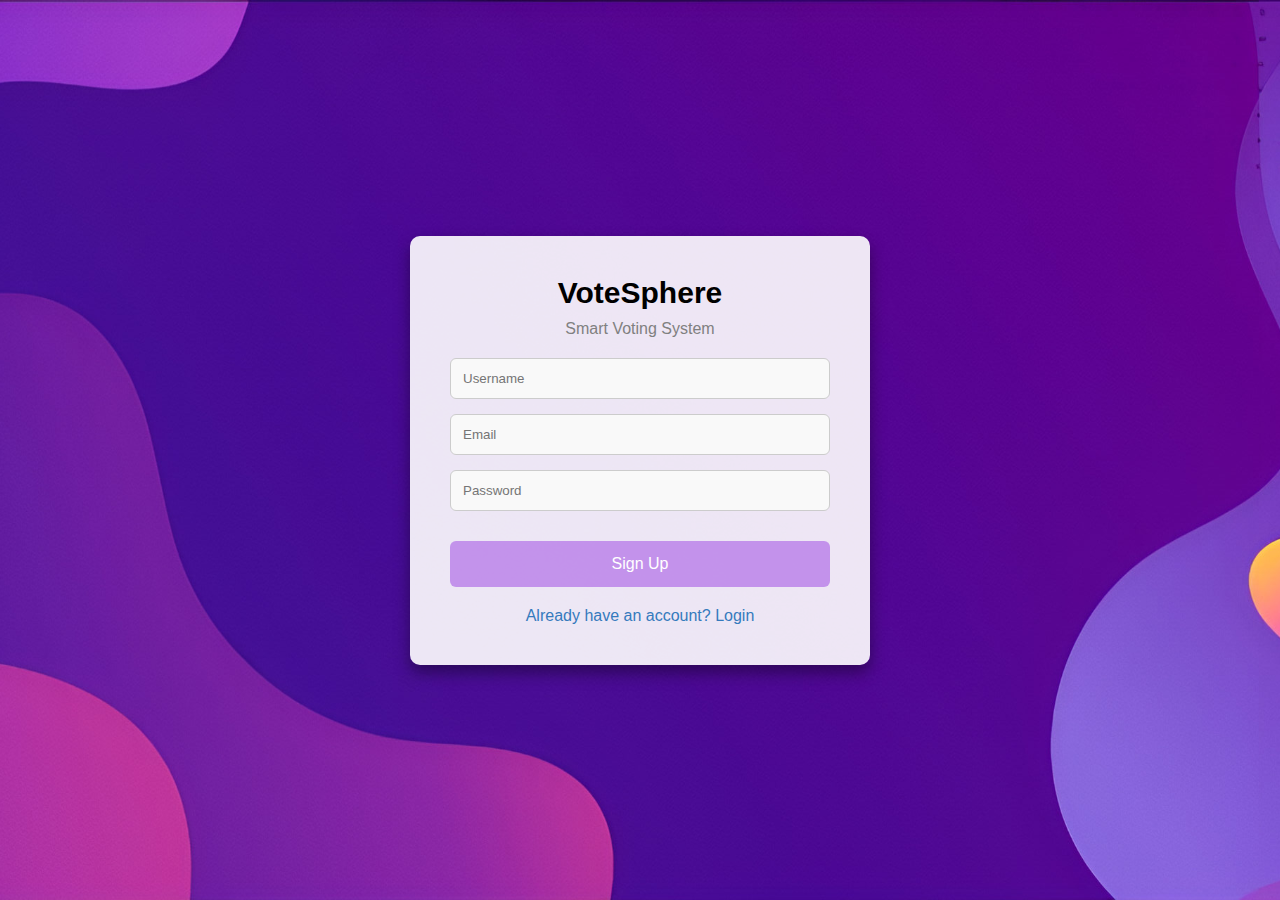
<file: index.html>
<!DOCTYPE html>
<html lang="en">
<head>
    <meta charset="UTF-8">
    <meta name="viewport" content="width=device-width, initial-scale=1.0">
    <meta http-equiv="X-UA-Compatible" content="ie=edge">
    <title>Innovote - Smart Voting System</title>
    <link rel="stylesheet" href="style.css">
</head>
<body>
    <div class="container">
        <div class="login-box">
            <h1>VoteSphere</h1>
            <p class="tagline">Smart Voting System</p>

            <!-- Login form -->
            <div id="login" class="tabcontent">
                <form onsubmit="handleLogin(event)">
                    <input type="text" id="login-username" placeholder="Username" required>
                    <input type="password" id="login-password" placeholder="Password" required>
                    <button type="submit">Login</button>
                </form>
                <p class="switch"><a href="#" onclick="switchTab('signup')">Don't have an account? Sign Up</a></p>
            </div>

            <!-- Sign Up form is shown by default -->
            <div id="signup" class="tabcontent active">
                <form onsubmit="handleSignup(event)">
                    <input type="text" id="signup-username" placeholder="Username" required>
                    <input type="email" id="signup-email" placeholder="Email" required>
                    <input type="password" id="signup-password" placeholder="Password" required>
                    <button type="submit">Sign Up</button>
                </form>
                <p class="switch"><a href="#" onclick="switchTab('login')">Already have an account? Login</a></p>
            </div>
        </div>
    </div>

    <script src="script.js"></script>
</body>
</html>
</file>
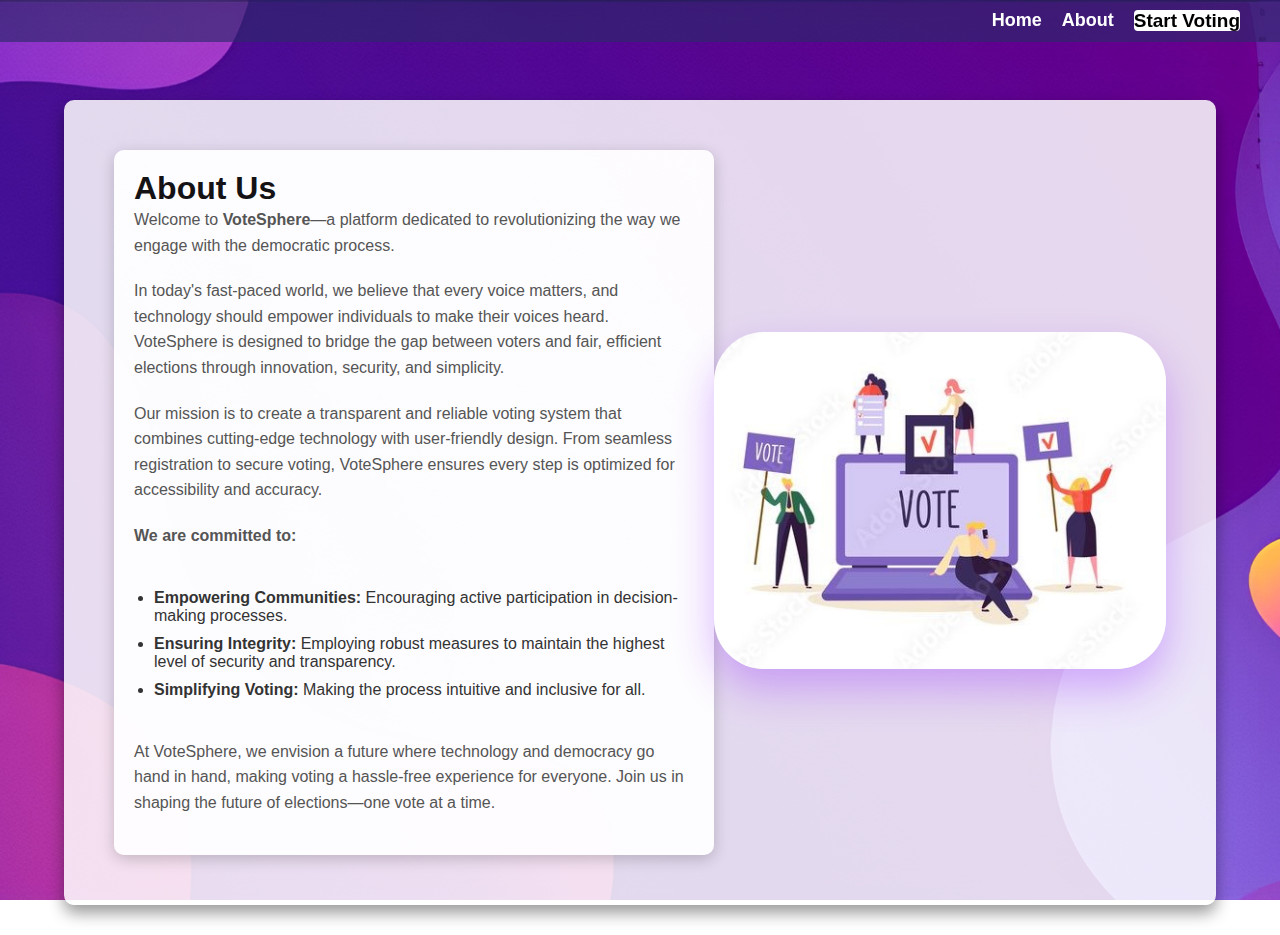
<file: about.html>
<!DOCTYPE html>
<html lang="en">
<head>
    <meta charset="UTF-8">
    <meta name="viewport" content="width=device-width, initial-scale=1.0">
    <title>Votesphere -About Us</title>
    <link rel="stylesheet" href="about.css">
</head>
<body>
    <header>
        <nav>
            <ul>
                <li><a href="homepage.html">Home</a></li>
                <li><a href="about.html">About </a></li>
                <li><a href="start.html" button id="vote">Start Voting</a></li>
            </ul>
        </nav>
    </header>

    <div class="about-section">
        <div class="about-content">
            <h1>About Us</h1>
            <p>
                Welcome to <strong>VoteSphere</strong>—a platform dedicated to revolutionizing the way we engage with the democratic process.
            </p>
            <p>
                In today's fast-paced world, we believe that every voice matters, and technology should empower individuals to make their voices heard. VoteSphere is designed to bridge the gap between voters and fair, efficient elections through innovation, security, and simplicity.
            </p>
            <p>
                Our mission is to create a transparent and reliable voting system that combines cutting-edge technology with user-friendly design. From seamless registration to secure voting, VoteSphere ensures every step is optimized for accessibility and accuracy.
            </p>
            <p><strong>We are committed to:</strong></p>
            <ul>
                <li><strong>Empowering Communities:</strong> Encouraging active participation in decision-making processes.</li>
                <li><strong>Ensuring Integrity:</strong> Employing robust measures to maintain the highest level of security and transparency.</li>
                <li><strong>Simplifying Voting:</strong> Making the process intuitive and inclusive for all.</li>
            </ul>
            <p>
                At VoteSphere, we envision a future where technology and democracy go hand in hand, making voting a hassle-free experience for everyone. Join us in shaping the future of elections—one vote at a time.
            </p>
        </div>
        <div class="image-section">
            <img src="Concept of electronic voting.jpg" alt="Smart Voting Illustration">
        </div>
    </div>
</body>
</html>
</file>
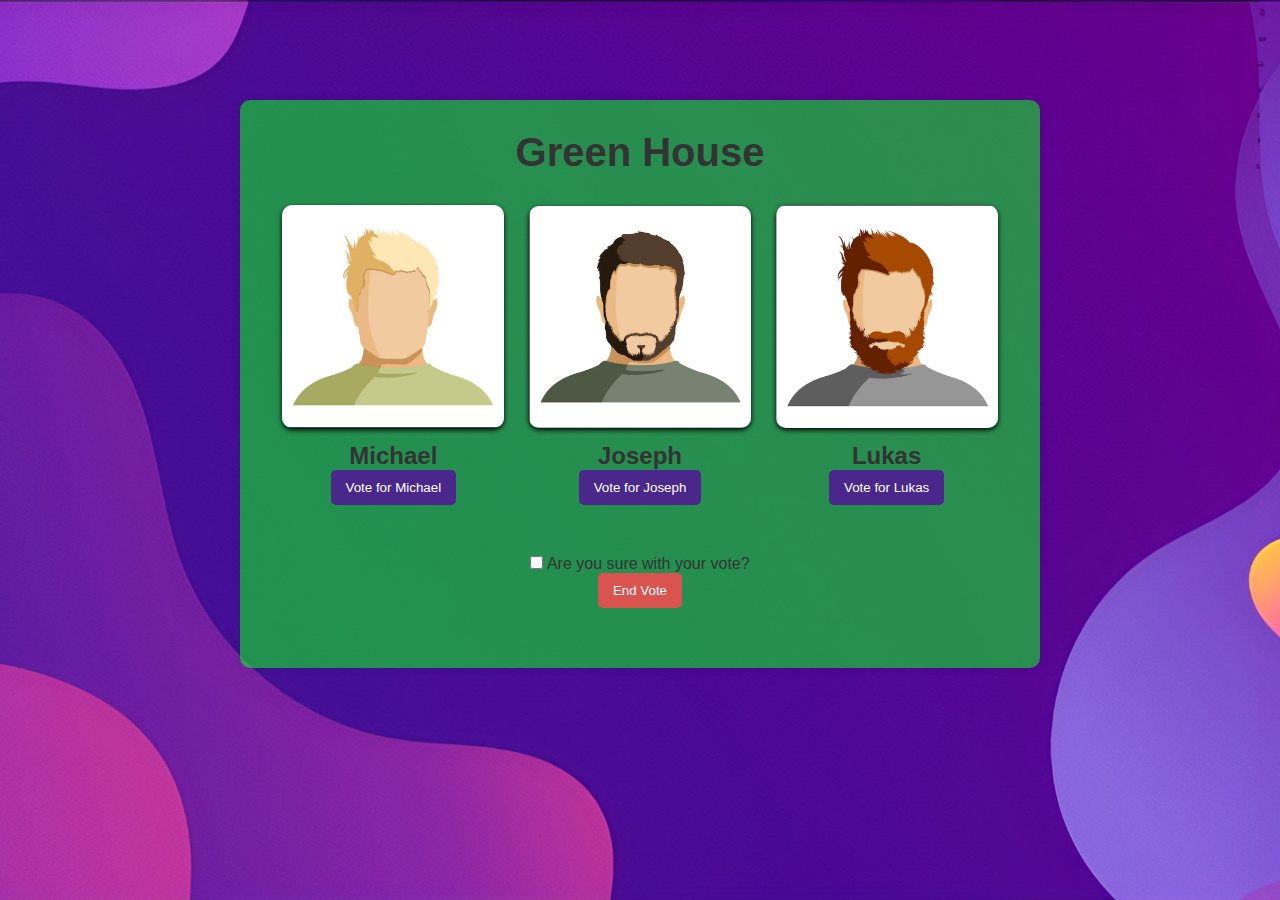
<file: green.html>
<!DOCTYPE html>
<html lang="en">
<head>
    <meta charset="UTF-8">
    <meta name="viewport" content="width=device-width, initial-scale=1.0">
    <title>Green House - Voting</title>
    <style>
        *{ margin: 0; padding: 0; box-sizing: border-box; font-family: Arial, sans-serif; }
        body {
            background-image: url('Background.jpeg');
            background-size: cover;
            background-attachment: fixed;
            background-position: center;
            background-repeat: no-repeat;
            color: #333;
        }
        .container {
            width: 80%;
            max-width: 800px;
            margin: 100px auto; /* Added margin to avoid overlap with header */
            padding: 30px;
            background-color: rgba(11, 240, 30, 0.585);
            border-radius: 10px;
            box-shadow: 0 0 10px rgba(0, 0, 0, 0.1);
            box-align: center;
        }

        .title {
            text-align: center;
            font-size: 2.5rem;
            margin-bottom: 30px;
            font-weight: bold;
        }

        .candidates {
            display: flex;
            justify-content: space-around;
            align-items: center;
            flex-wrap: wrap;
            margin-bottom: 30px;
        }

        .candidate {
            width: 30%;
            max-width: 250px;
            margin-bottom: 20px;
            text-align: center;
        }

        .candidate-image {
            width: 100%;
            height: auto;
            border-radius: 10px;
            box-shadow: 0 2px 5px rgba(0, 0 , 0.2);
        }

        .candidate-name {
            font-size: 1.5rem;
            margin-top: 10px;
            font-weight: bold;
        }

        .candidate-vote-button {
            background-color: #49278b; /* Button color */
            color: white;
            padding: 10px 15px;
            border: none;
            border-radius: 5px;
            cursor: pointer;
            transition: background-color 0.3s;
        }

        .candidate-vote-button:hover {
            background-color: #3e8e41; /* Darker button color on hover */
        }

        .confirmation {
            text-align: center;
            margin: 30px 0;
        }

        .end-vote-button {
            background-color: #d9534f; /* End vote button color */
            color: white;
            padding: 10px 15px;
            border: none;
            border-radius: 5px;
            cursor: pointer;
            transition: background-color 0.3s;
        }

        .end-vote-button:hover {
            background-color: #a83430; /* Darker color on hover */
        }
    </style>
    <script>
        let voteSelected = false;

        function toggleVote(button) {
            button.classList.toggle('active');
            voteSelected = document.querySelectorAll('.candidate-vote-button.active').length > 0;
        }

        function endVote() {
            const confirmCheckbox = document.getElementById('confirm-vote');
            if (voteSelected && confirmCheckbox.checked) {
                // You can send the vote to the server here if needed
                window.location.href = 'redirecting.html'; // Redirect after confirmation
            } else {
                alert('Please select a candidate and confirm your vote.');
            }
        }
    </script>
</head>
<body>
    <div class="container">
        <h1 class="title">Green House</h1>
        <div class="candidates">
            <div class="candidate">
                <img src="candidate1.png" alt="Candidate 1" class="candidate-image">
                <div class="candidate-name">Michael</div>
                <form action="submit_vote.php" method="POST" onsubmit="toggleVote(this.querySelector('.candidate-vote-button'));">
                    <input type="hidden" name="candidate_name" value="Michael">
                    <button type="submit" class="candidate-vote-button">Vote for Michael</button>
                </form>
            </div>
            <div class="candidate">
                <img src="candidate2.png" alt="Candidate 2" class="candidate-image">
                <div class="candidate-name">Joseph</div>
                <form action="submit _vote.php" method="POST" onsubmit="toggleVote(this.querySelector('.candidate-vote-button'));">
                    <input type="hidden" name="candidate_name" value="Joseph">
                    <button type="submit" class="candidate-vote-button">Vote for Joseph</button>
                </form>
            </div>
            <div class="candidate">
                <img src="candidate3.png" alt="Candidate 3" class="candidate-image">
                <div class="candidate-name">Lukas</div>
                <form action="submit_vote.php" method="POST" onsubmit="toggleVote(this.querySelector('.candidate-vote-button'));">
                    <input type="hidden" name="candidate_name" value="Lukas">
                    <button type="submit" class="candidate-vote-button">Vote for Lukas</button>
                </form>
            </div>
        </div>
        <div class="confirmation">
            <input type="checkbox" id="confirm-vote" />
            <label for="confirm-vote">Are you sure with your vote?</label>
            <br>
            <button class="end-vote-button" onclick="endVote()">End Vote</button>
        </div>
    </div>
</body>
</html>
</file>
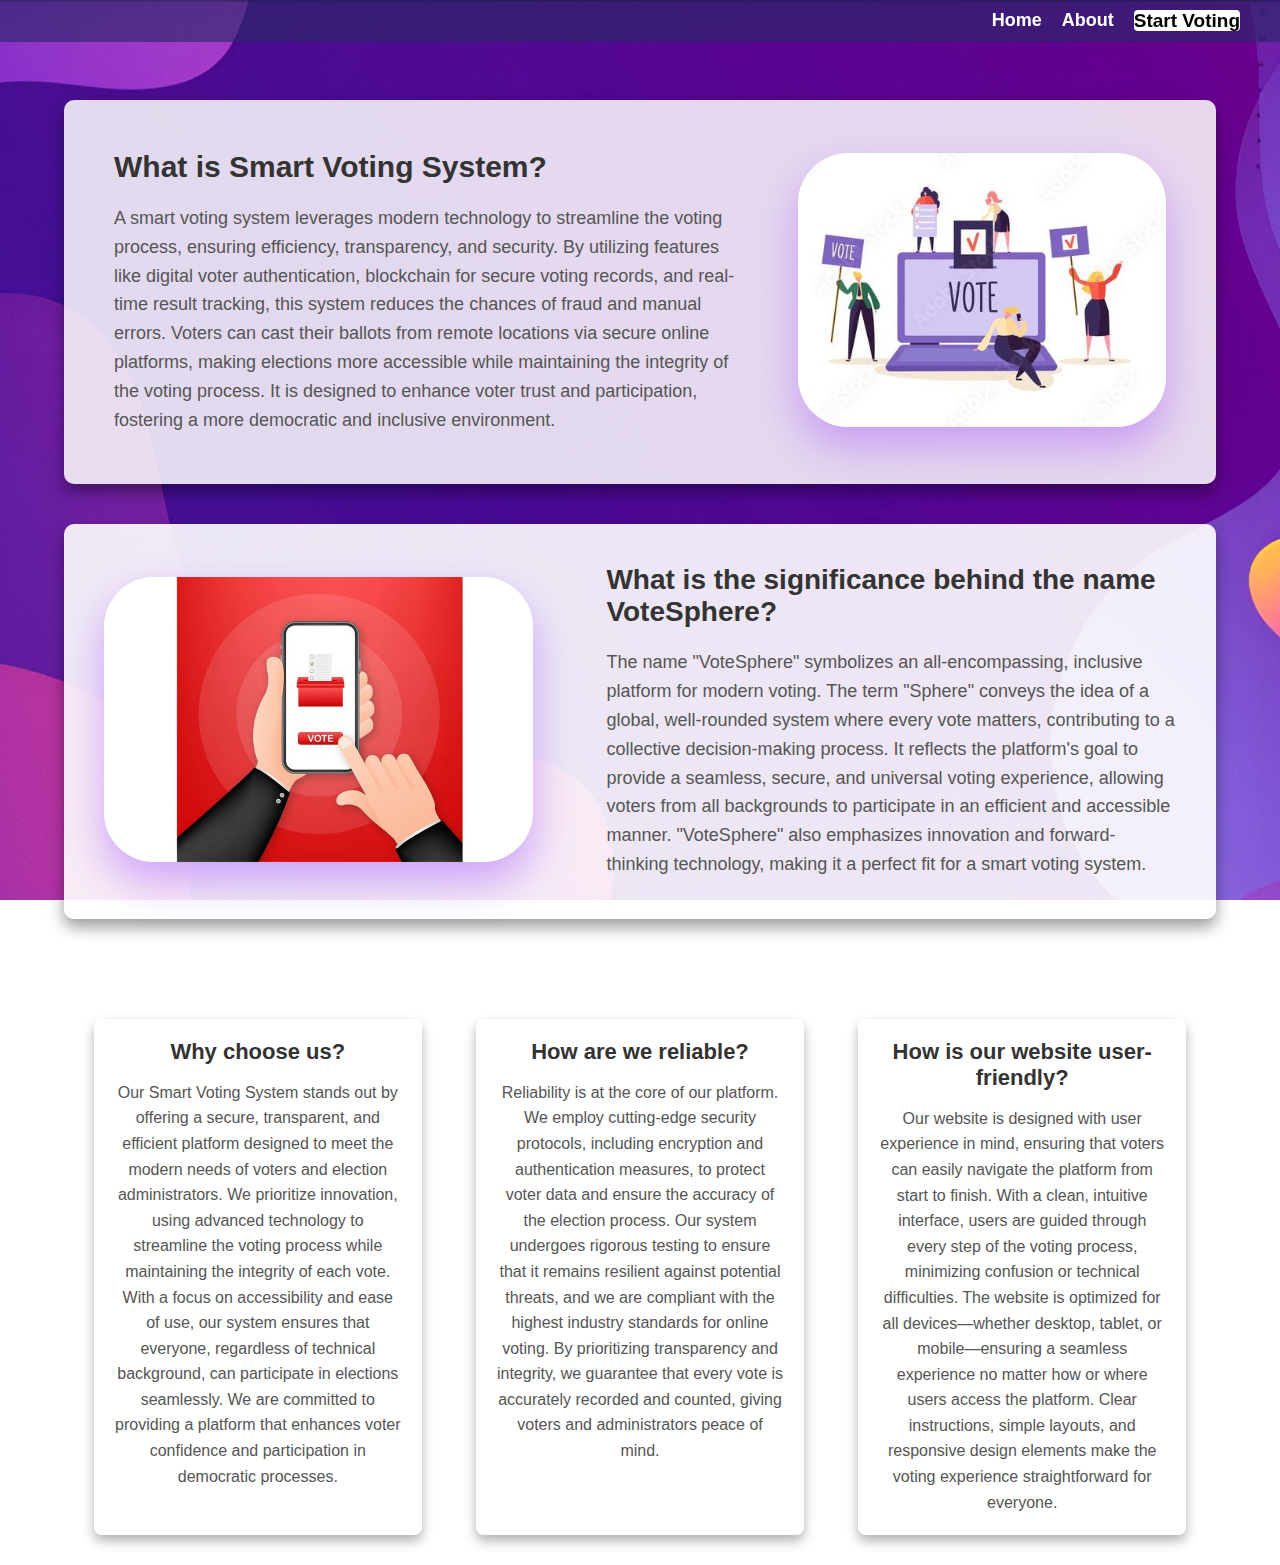
<file: homepage.html>
<!DOCTYPE html>
<html lang="en">
<head>
    <meta charset="UTF-8">
    <meta name="viewport" content="width=device-width, initial-scale=1.0">
    <meta http-equiv="X-UA-Compatible" content="ie=edge">
    <title>Votesphere - Home</title>
    <link rel="stylesheet" href="home.css">
</head>
<body>
    <header>
        <nav>
            <ul>
                <li><a href="homepage.html">Home</a></li>
                <li><a href="about.html">About</a><link rel="stylesheet" href="home.css"></li>
                <li><a href="start.html" button id="vote">Start Voting</a></li>
            </ul>
        </nav>
    </header>
    
    <div class="main-content">
        <div class="content-section">
            <h2>What is Smart Voting System?</h2>
            <p>A smart voting system leverages modern technology to streamline the voting process, ensuring efficiency, transparency, and security. 
                By utilizing features like digital voter authentication, blockchain for secure voting records, and real-time result tracking, 
                this system reduces the chances of fraud and manual errors. Voters can cast their ballots from remote locations via secure online 
                platforms, making elections more accessible while maintaining the integrity of the voting process. 
                It is designed to enhance voter trust and participation, fostering a more democratic and inclusive environment.</p>
        </div>
        <div class="image-section">
            <img src="Concept of electronic voting.jpg" alt="Smart Voting Illustration">
        </div>
    </div>

    <div class="significance-section">
        <div class="significance-image">
            <img src="votesphere.jpeg" alt="VoteSphere Concept">
        </div>
        <div class="significance-text">
            <h3>What is the significance behind the name VoteSphere?</h3>
            <p>The name "VoteSphere" symbolizes an all-encompassing, inclusive platform for modern voting. The term "Sphere" conveys the idea of a global, 
            well-rounded system where every vote matters, contributing to a collective decision-making process. It reflects the platform's goal to provide 
            a seamless, secure, and universal voting experience, allowing voters from all backgrounds to participate in an efficient and accessible manner. 
            "VoteSphere" also emphasizes innovation and forward-thinking technology, making it a perfect fit for a smart voting system.</p>
        </div>
    </div>

    <div class="lower-section">
        <div class="lower-cards">
            <div class="card">
                <h4>Why choose us?</h4>
                <p>Our Smart Voting System stands out by offering a secure, transparent, and efficient platform designed to meet the modern needs of voters 
                and election administrators. We prioritize innovation, using advanced technology to streamline the voting process while maintaining the integrity 
                of each vote. With a focus on accessibility and ease of use, our system ensures that everyone, regardless of technical background, can participate 
                in elections seamlessly. We are committed to providing a platform that enhances voter confidence and participation in democratic processes.</p>
            </div>
            <div class="card">
                <h4>How are we reliable?</h4>
                <p>Reliability is at the core of our platform. We employ cutting-edge security protocols, including encryption and authentication measures, to 
                protect voter data and ensure the accuracy of the election process. Our system undergoes rigorous testing to ensure that it remains resilient 
                against potential threats, and we are compliant with the highest industry standards for online voting. By prioritizing transparency and integrity, 
                we guarantee that every vote is accurately recorded and counted, giving voters and administrators peace of mind.</p>
            </div>
            <div class="card">
                <h4>How is our website user-friendly?</h4>
                <p>Our website is designed with user experience in mind, ensuring that voters can easily navigate the platform from start to finish. With a clean, 
                intuitive interface, users are guided through every step of the voting process, minimizing confusion or technical difficulties. The website is optimized 
                for all devices—whether desktop, tablet, or mobile—ensuring a seamless experience no matter how or where users access the platform. Clear instructions, 
                simple layouts, and responsive design elements make the voting experience straightforward for everyone.</p>
            </div>
        </div>
    </div>

</body>
</html>
</file>
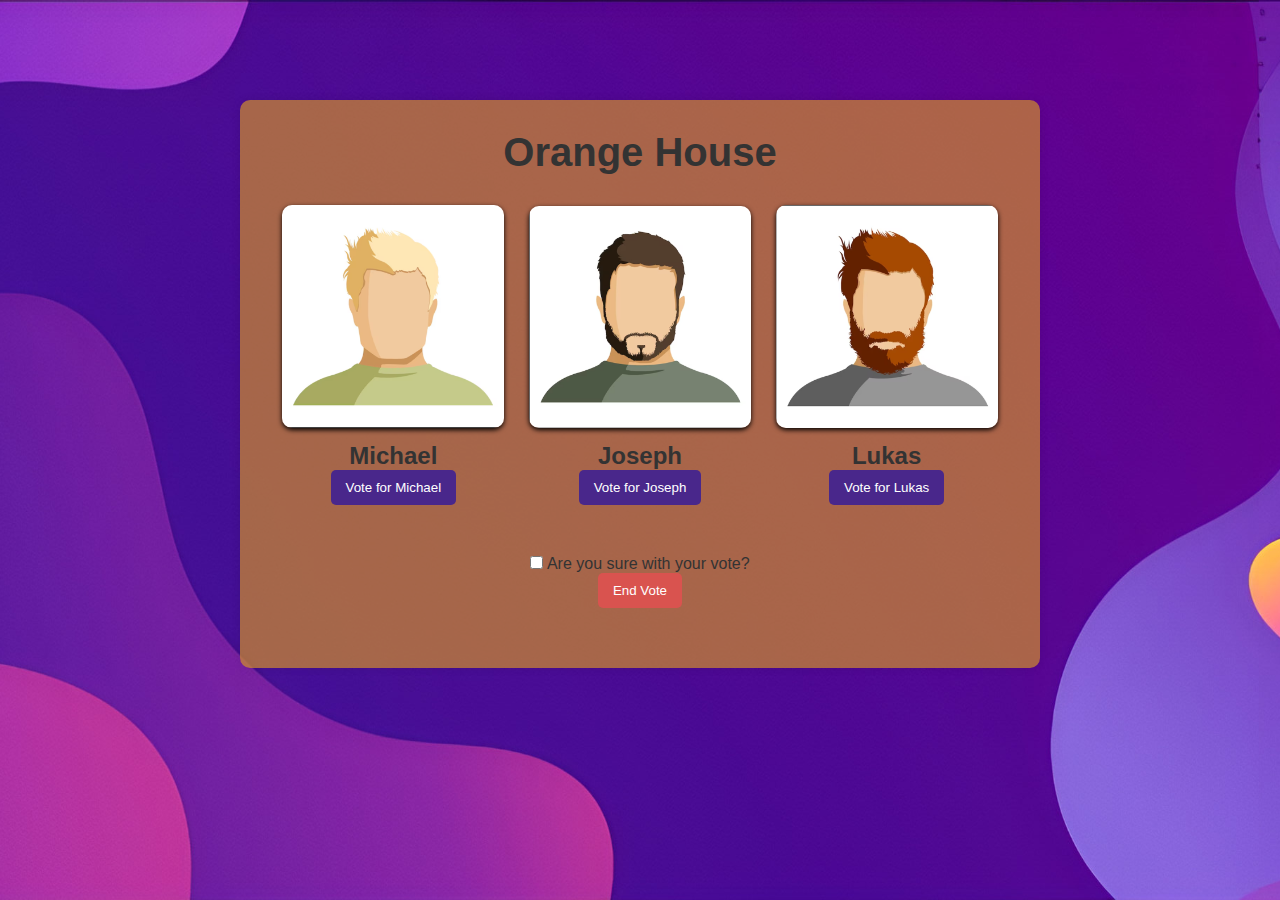
<file: orange.html>
<!DOCTYPE html>
<html lang="en">
<head>
    <meta charset="UTF-8">
    <meta name="viewport" content="width=device-width, initial-scale=1.0">
    <title>Orange House - Voting</title>
    <style>
        *{ margin: 0; padding: 0; box-sizing: border-box; font-family: Arial, sans-serif; }
        body {
            background-image: url('Background.jpeg');
            background-size: cover;
            background-attachment: fixed;
            background-position: center;
            background-repeat: no-repeat;
            color: #333;
        }
        .container {
            width: 80%;
            max-width: 800px;
            margin: 100px auto; /* Added margin to avoid overlap with header */
            padding: 30px;
            background-color: rgba(208, 142, 42, 0.697);
            border-radius: 10px;
            box-shadow: 0 0 10px rgba(0, 0, 0, 0.1);
            box-align: center;
        }

        .title {
            text-align: center;
            font-size: 2.5rem;
            margin-bottom: 30px;
            font-weight: bold;
        }

        .candidates {
            display: flex;
            justify-content: space-around;
            align-items: center;
            flex-wrap: wrap;
            margin-bottom: 30px;
        }

        .candidate {
            width: 30%;
            max-width: 250px;
            margin-bottom: 20px;
            text-align: center;
        }

        .candidate-image {
            width: 100%;
            height: auto;
            border-radius: 10px;
            box-shadow: 0 2px 5px rgba(0, 0 , 0.2);
        }

        .candidate-name {
            font-size: 1.5rem;
            margin-top: 10px;
            font-weight: bold;
        }

        .candidate-vote-button {
            background-color: #49278b; /* Button color */
            color: white;
            padding: 10px 15px;
            border: none;
            border-radius: 5px;
            cursor: pointer;
            transition: background-color 0.3s;
        }

        .candidate-vote-button:hover {
            background-color: #3e8e41; /* Darker button color on hover */
        }

        .confirmation {
            text-align: center;
            margin: 30px 0;
        }

        .end-vote-button {
            background-color: #d9534f; /* End vote button color */
            color: white;
            padding: 10px 15px;
            border: none;
            border-radius: 5px;
            cursor: pointer;
            transition: background-color 0.3s;
        }

        .end-vote-button:hover {
            background-color: #a83430; /* Darker color on hover */
        }
    </style>
    <script>
        let voteSelected = false;

        function toggleVote(button) {
            button.classList.toggle('active');
            voteSelected = document.querySelectorAll('.candidate-vote-button.active').length > 0;
        }

        function endVote() {
            const confirmCheckbox = document.getElementById('confirm-vote');
            if (voteSelected && confirmCheckbox.checked) {
                // You can send the vote to the server here if needed
                window.location.href = 'redirecting.html'; // Redirect after confirmation
            } else {
                alert('Please select a candidate and confirm your vote.');
            }
        }
    </script>
</head>
<body>
    <div class="container">
        <h1 class="title">Orange House</h1>
        <div class="candidates">
            <div class="candidate">
                <img src="candidate1.png" alt="Candidate 1" class="candidate-image">
                <div class="candidate-name">Michael</div>
                <form action="submit_vote.php" method="POST" onsubmit="toggleVote(this.querySelector('.candidate-vote-button'));">
                    <input type="hidden" name="candidate_name" value="Michael">
                    <button type="submit" class="candidate-vote-button">Vote for Michael</button>
                </form>
            </div>
            <div class="candidate">
                <img src="candidate2.png" alt="Candidate 2" class="candidate-image">
                <div class="candidate-name">Joseph</div>
                <form action="submit _vote.php" method="POST" onsubmit="toggleVote(this.querySelector('.candidate-vote-button'));">
                    <input type="hidden" name="candidate_name" value="Joseph">
                    <button type="submit" class="candidate-vote-button">Vote for Joseph</button>
                </form>
            </div>
            <div class="candidate">
                <img src="candidate3.png" alt="Candidate 3" class="candidate-image">
                <div class="candidate-name">Lukas</div>
                <form action="submit_vote.php" method="POST" onsubmit="toggleVote(this.querySelector('.candidate-vote-button'));">
                    <input type="hidden" name="candidate_name" value="Lukas">
                    <button type="submit" class="candidate-vote-button">Vote for Lukas</button>
                </form>
            </div>
        </div>
        <div class="confirmation">
            <input type="checkbox" id="confirm-vote" />
            <label for="confirm-vote">Are you sure with your vote?</label>
            <br>
            <button class="end-vote-button" onclick="endVote()">End Vote</button>
        </div>
    </div>
</body>
</html>
</file>
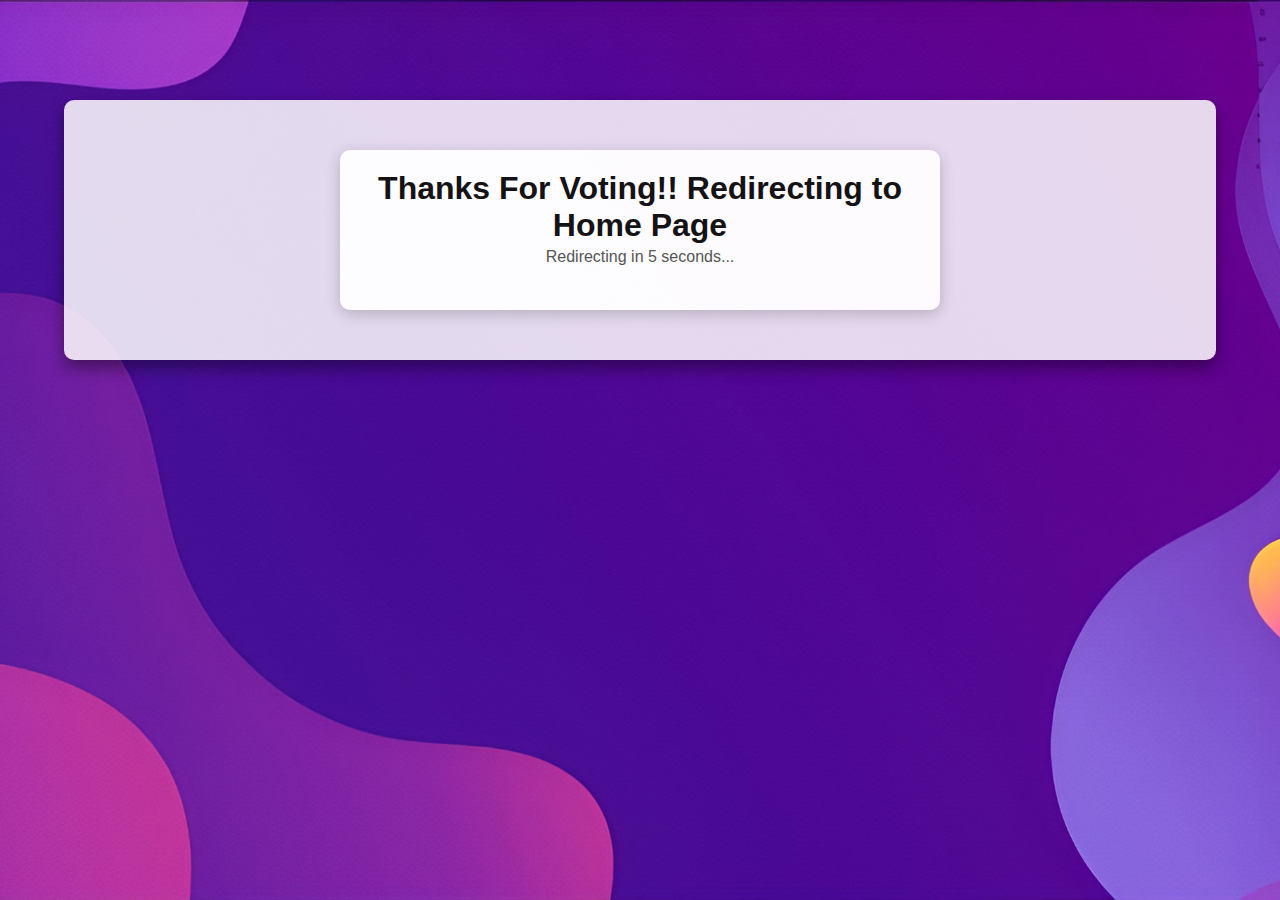
<file: redirecting.html>
<!DOCTYPE html>
<html lang="en">
<head>
    <meta charset="UTF-8">
    <meta name="viewport" content="width=device-width, initial-scale=1.0">
    <title>Votesphere -About Us</title>
    <style>
        * {
    margin: 0;
    padding: 0;
    box-sizing: border-box;
    font-family: Arial, sans-serif;
    }

    body {
    background-image: url('Background.jpeg');
    background-size: cover;
    background-attachment: fixed;
    background-position: center;
    background-repeat: no-repeat;
    color: #333;
    }

    .about-section {
    display: flex;
    justify-content: center;
    align-items: center;
    padding: 50px;
    background-color: rgba(255, 255, 255, 0.849);
    box-shadow: 0 8px 16px rgba(0, 0, 0, 0.4);
    border-radius: 10px;
    max-width: 1200px;
    width: 90%;
    margin: 100px auto 30px auto;
    }

    .about-content {
    background: rgba(255, 255, 255, 0.9);
    padding: 20px;
    border-radius: 10px;
    max-width: 600px;
    box-shadow: 0 4px 15px rgba(0, 0, 0, 0.2);
    color: #333;
    text-align: center; /* Text alignment center */
    }

    .about-content h1 {
    font-size: 2rem;
    margin-bottom: 60;
    color: #141215;
    text-align: center; /* Text alignment center */
    }

    .about-content p {
    line-height : 1.6;
    margin-bottom: 20px;
    color: #555;
    text-align: center; /* Text alignment center */
    }

    .about-content ul {
    padding-left: 20px;
    margin-top: 40px; 
    margin-bottom: 40px;
    text-align: center; /* Text alignment center */
    }

    .about-content ul li {
    margin-bottom: 10px;
    }
    </style>
    <script>
        let countdown = 5;
        function updateCountdown() {
            const countdownElement = document.getElementById('countdown');
            countdownElement.textContent = countdown;
            if (countdown === 0) {
                window.location.href = 'homepage.html';
            } else {
                countdown--;
                setTimeout(updateCountdown, 1000);
            }
        }
        window.onload = updateCountdown;
    </script>
</head>
<body>
    <div class="about-section">
        <div class="about-content">
            <h1><strong>Thanks For Voting!!
                Redirecting to Home Page</strong></h1>
            <p>Redirecting in <span id="countdown">5</span> seconds...</p>
        </div>
    </div>
</body>
</html>
</file>
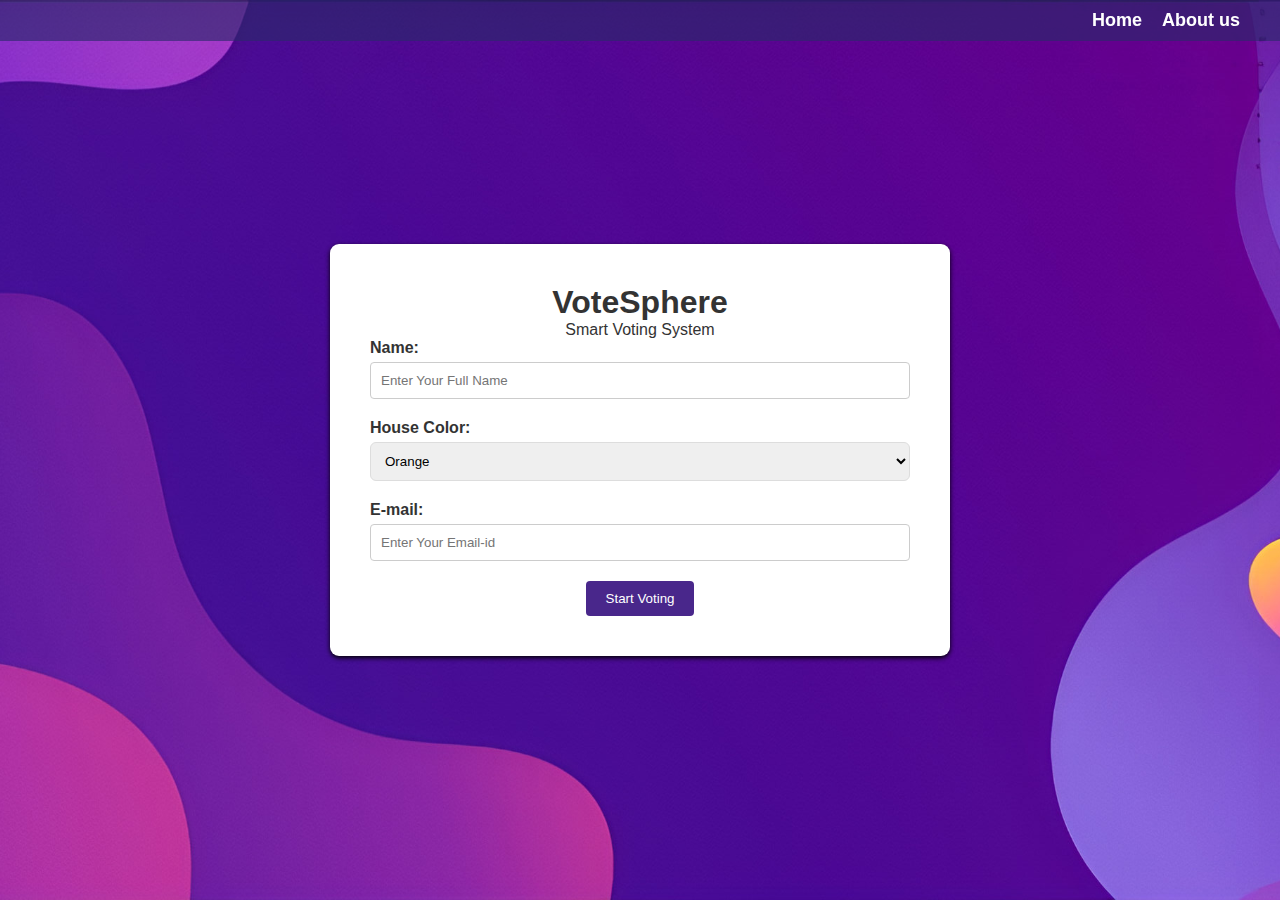
<file: start.html>
<!DOCTYPE html>
<html lang="en">
<head>
    <meta charset="UTF-8">
    <meta name="viewport" content="width=device-width, initial-scale=1.0">
    <title>Votesphere -Voting Form</title>
    <style>
        *{ margin: 0; padding: 0; box-sizing: border-box; font-family: Arial, sans-serif; }
        body {
            background-image: url('Background.jpeg');
            background-size: cover;
            background-attachment: fixed;
            background-position: center;
            background-repeat: no-repeat;
            color: #333;
        }

        header {
            position: fixed;
            top: 0;
            width: 100%;
            background-color: rgba(43, 41, 106, 0.64 );
            padding: 10px 20px;
            z-index: 1000;
        }

        nav ul {
            list-style-type: none;
            display: flex;
            justify-content: flex-end;
            margin-right: 20px;
        }

        nav ul li {
            margin-left: 20px;
        }

        nav ul li a {
            color: white;
            text-decoration: none;
            font-size: 18px;
            font-weight: bold;
        }

        nav ul li a:hover {
            text-decoration: underline;
        }

        .container {
            display: flex;
            justify-content: center;
            align-items: center;
            min-height: 100vh;
            padding: 20px;
        }

        h1 {
            text-align: center;
        }

        p {
            text-align: center;
        }

        .form-box {
            background-color: white;
            padding: 40px;
            border-radius: 9px;
            width:50%;
            box-shadow: 0 2px 5px rgba(0, 0 , 0.1);
        }

        .form-group {
            margin-bottom: 20px;
        }

        .form-group label {
            display: block;
            margin-bottom: 5px;
            font-weight: bold;
        }

        .form-group input {
            width: 100%;
            padding: 10px;
            border: 1px solid #ddd;
            border-radius: 6px;
            box-sizing: border-box;
        }

        .form-group2 {
            margin-bottom: 20px;
        }

        .form-group2 label {
            display: block;
            margin-bottom: 5px;
            font-weight: bold;
        }

        .form-group2 select {
            width: 100%;
            padding: 10px;
            border: 1px solid #ddd;
            border-radius: 6px;
            box-sizing: border-box;
        }

        input[type ="text"],
        input[type="email"] {
            width: 100%;
            padding: 10px;
            border: 1px solid #ccc;
            border-radius: 4px;
        }

        button {
            background-color: #49278b; /* Green */
            border: none;
            color: white;
            padding: 10px 20px;
            text-align: center;
            text-decoration: none;
            display: block;
            margin: 0 auto;
            border-radius: 4px;
            cursor: pointer;
        }

        button:hover {
            background-color: #3e8e41; /* Darker green on hover */
        }
    </style>
</head>
<body>
    <header>
        <nav>
            <ul>
                <li><a href="homepage.html">Home</a></li>
                <li><a href="about.html">About us</a></li>
            </ul>
        </nav>
    </header>

    <div class="container">
        <div class="form-box">
            <form action="#" method="post">
                <h1>VoteSphere</h1>
                <p class="tagline">Smart Voting System</p>
                <div class="form-group">
                    <label for="name">Name:</label>
                    <input type="text" id="name" name="name" placeholder="Enter Your Full Name">
                </div>
                <div class="form-group2">
                    <label for="houseColor">House Color:</label>
                    <select id="houseColor" name="houseColor">
                        <option value="orange">Orange</option>
                        <option value="white">White</option>
                        <option value="green">Green</option>
                    </select>
                </div>
                <div class="form-group">
                    <label for="email">E-mail:</label>
                    <input type="email" id="email" name="email" placeholder="Enter Your Email-id">
                </div>
                <button type="submit">Start Voting</button>
            </form>
        </div>
    </div>

    <script src="start.js"></script>
</body>
</html>
</file>
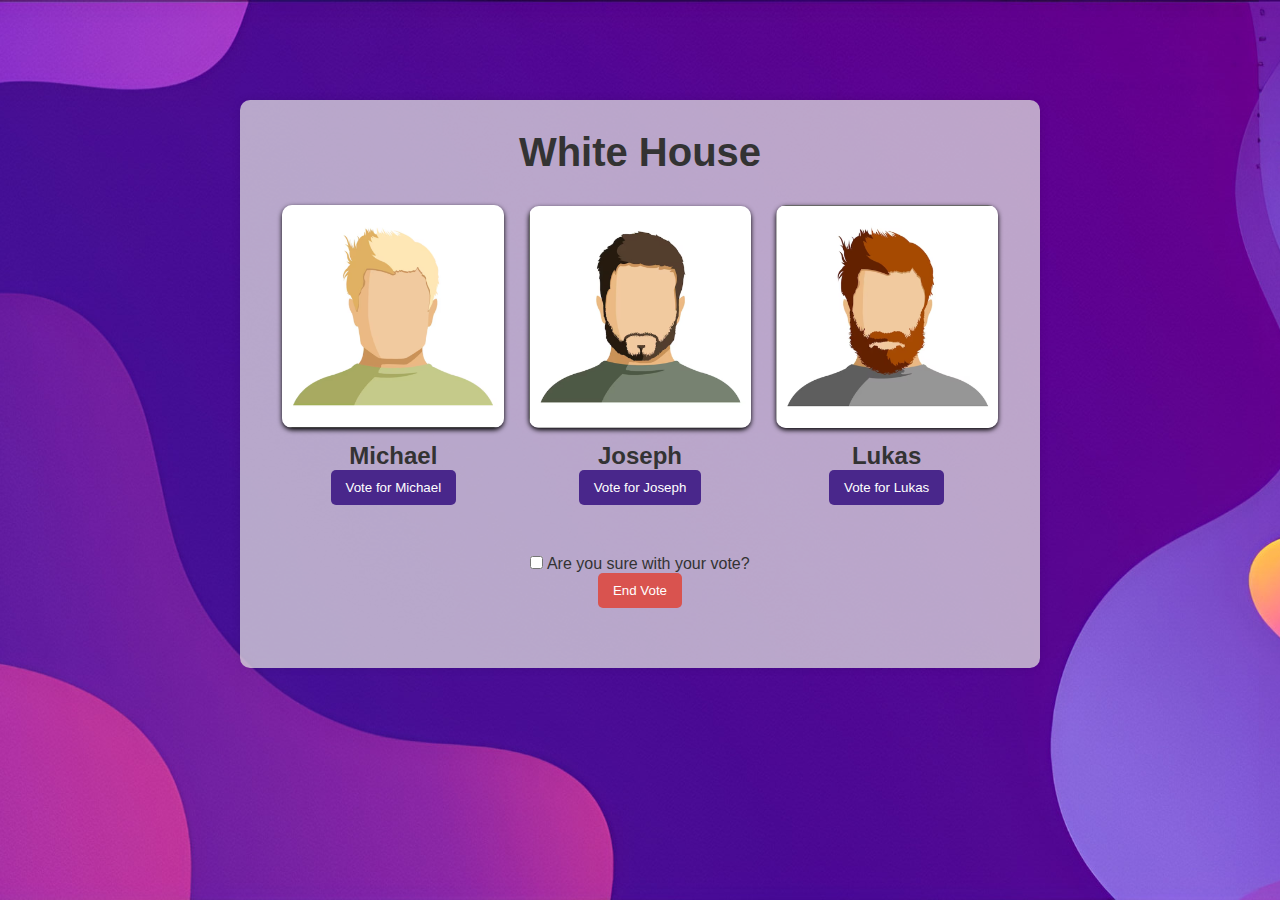
<file: white.html>
<!DOCTYPE html>
<html lang="en">
<head>
    <meta charset="UTF-8">
    <meta name="viewport" content="width=device-width, initial-scale=1.0">
    <title>White House - Voting</title>
    <style>
        *{ margin: 0; padding: 0; box-sizing: border-box; font-family: Arial, sans-serif; }
        body {
            background-image: url('Background.jpeg');
            background-size: cover;
            background-attachment: fixed;
            background-position: center;
            background-repeat: no-repeat;
            color: #333;
        }
        .container {
            width: 80%;
            max-width: 800px;
            margin: 100px auto; /* Added margin to avoid overlap with header */
            padding: 30px;
            background-color: rgba(223, 222, 221, 0.744);
            border-radius: 10px;
            box-shadow: 0 0 10px rgba(0, 0, 0, 0.1);
            box-align: center;
        }

        .title {
            text-align: center;
            font-size: 2.5rem;
            margin-bottom: 30px;
            font-weight: bold;
        }

        .candidates {
            display: flex;
            justify-content: space-around;
            align-items: center;
            flex-wrap: wrap;
            margin-bottom: 30px;
        }

        .candidate {
            width: 30%;
            max-width: 250px;
            margin-bottom: 20px;
            text-align: center;
        }

        .candidate-image {
            width: 100%;
            height: auto;
            border-radius: 10px;
            box-shadow: 0 2px 5px rgba(0, 0 , 0.2);
        }

        .candidate-name {
            font-size: 1.5rem;
            margin-top: 10px;
            font-weight: bold;
        }

        .candidate-vote-button {
            background-color: #49278b; /* Button color */
            color: white;
            padding: 10px 15px;
            border: none;
            border-radius: 5px;
            cursor: pointer;
            transition: background-color 0.3s;
        }

        .candidate-vote-button:hover {
            background-color: #3e8e41; /* Darker button color on hover */
        }

        .confirmation {
            text-align: center;
            margin: 30px 0;
        }

        .end-vote-button {
            background-color: #d9534f; /* End vote button color */
            color: white;
            padding: 10px 15px;
            border: none;
            border-radius: 5px;
            cursor: pointer;
            transition: background-color 0.3s;
        }

        .end-vote-button:hover {
            background-color: #a83430; /* Darker color on hover */
        }
    </style>
    <script>
        let voteSelected = false;

        function toggleVote(button) {
            button.classList.toggle('active');
            voteSelected = document.querySelectorAll('.candidate-vote-button.active').length > 0;
        }

        function endVote() {
            const confirmCheckbox = document.getElementById('confirm-vote');
            if (voteSelected && confirmCheckbox.checked) {
                // You can send the vote to the server here if needed
                window.location.href = 'redirecting.html'; // Redirect after confirmation
            } else {
                alert('Please select a candidate and confirm your vote.');
            }
        }
    </script>
</head>
<body>
    <div class="container">
        <h1 class="title">White House</h1>
        <div class="candidates">
            <div class="candidate">
                <img src="candidate1.png" alt="Candidate 1" class="candidate-image">
                <div class="candidate-name">Michael</div>
                <form action="submit_vote.php" method="POST" onsubmit="toggleVote(this.querySelector('.candidate-vote-button'));">
                    <input type="hidden" name="candidate_name" value="Michael">
                    <button type="submit" class="candidate-vote-button">Vote for Michael</button>
                </form>
            </div>
            <div class="candidate">
                <img src="candidate2.png" alt="Candidate 2" class="candidate-image">
                <div class="candidate-name">Joseph</div>
                <form action="submit _vote.php" method="POST" onsubmit="toggleVote(this.querySelector('.candidate-vote-button'));">
                    <input type="hidden" name="candidate_name" value="Joseph">
                    <button type="submit" class="candidate-vote-button">Vote for Joseph</button>
                </form>
            </div>
            <div class="candidate">
                <img src="candidate3.png" alt="Candidate 3" class="candidate-image">
                <div class="candidate-name">Lukas</div>
                <form action="submit_vote.php" method="POST" onsubmit="toggleVote(this.querySelector('.candidate-vote-button'));">
                    <input type="hidden" name="candidate_name" value="Lukas">
                    <button type="submit" class="candidate-vote-button">Vote for Lukas</button>
                </form>
            </div>
        </div>
        <div class="confirmation">
            <input type="checkbox" id="confirm-vote" />
            <label for="confirm-vote">Are you sure with your vote?</label>
            <br>
            <button class="end-vote-button" onclick="endVote()">End Vote</button>
        </div>
    </div>
</body>
</html>
</file>
<file: style.css>
* {
    margin: 0;
    padding: 0;
    box-sizing: border-box;
    font-family: Arial, sans-serif;
}

body {
    background-image: url('Background.jpeg'); 
    background-size: cover;
    background-position: center;
    display: flex;
    justify-content: center;
    align-items: center;
    height: 100vh;
}

.container {
    width: 100%;
    max-width: 500px;
    padding: 20px;
}

.login-box {
    background-color: rgba(255, 255, 255, 0.9); /* Adding slight transparency */
    padding: 40px;
    border-radius: 10px;
    box-shadow: 0 8px 16px rgba(0, 0, 0, 0.4); /* Stronger shadow */
    text-align: center;
}

h1 {
    font-size: 30px;
    margin-bottom: 10px;
}

.tagline {
    color: gray;
    margin-bottom: 20px;
}

form input {
    display: block;
    width: 100%;
    padding: 12px;
    margin: 15px 0;
    border-radius: 6px;
    border: 1px solid #ccc;
    background-color: #f9f9f9;
}

form button {
    width: 100%;
    padding: 14px;
    background-color: #9e4ae288;
    color: white;
    border: none;
    border-radius: 6px;
    cursor: pointer;
    margin-top: 15px;
    font-size: 16px;
}

form button:hover {
    background-color: #7235bda2;
}

.switch {
    margin-top: 20px;
    color: #4a90e2;
}

.switch a {
    color: #357ABD;
    text-decoration: none;
}

.switch a:hover {
    text-decoration: underline;
}

.tabcontent {
    display: none;
}

.tabcontent.active {
    display: block;
}
</file>
<file: about.css>
* {
    margin: 0;
    padding: 0;
    box-sizing: border-box;
    font-family: Arial, sans-serif;
}

body {
    background-image: url('Background.jpeg');
    background-size: cover;
    background-attachment: fixed;
    background-position: center;
    background-repeat: no-repeat;
    color: #333;
}

header {
    position: fixed;
    top: 0;
    width: 100%;
    background-color: rgba(43, 41, 106, 0.642);
    padding: 10px 20px;
    z-index: 1000;
}

nav ul {
    list-style-type: none;
    display: flex;
    justify-content: flex-end;
    margin-right: 20px;
}

nav ul li {
    margin-left: 20px;
}

nav ul li a {
    color: white;
    text-decoration: none;
    font-size: 18px;
    font-weight: bold;
}

nav ul li a:hover {
    text-decoration: underline;
}
#vote:hover {
    background-color: #4442a1;
}

#vote{
    background-color: #ffffff;
    color: rgb(0, 0, 0);
    width: 120px ;
    height:30px ;
    border-radius: 4px ;
    text-emphasis-color: #000000 ;
    text-shadow: #000000;
    font-size: 19px;
    font-weight: bold;
}

.about-section {
    display: flex;
    justify-content: space-between;
    align-items: center;
    padding: 50px;
    background-color: rgba(255, 255, 255, 0.849);
    box-shadow: 0 8px 16px rgba(0, 0, 0, 0.4);
    border-radius: 10px;
    max-width: 1200px;
    width: 90%;
    margin: 100px auto 30px auto;
    
}

.about-content {
    background: rgba(255, 255, 255, 0.9);
    padding: 20px;
    border-radius: 10px;
    max-width: 600px;
    box-shadow: 0 4px 15px rgba(0, 0, 0, 0.2);
    color: #333;
    
}

.about-content h1 {
    font-size: 2rem;
    margin-bottom: 60;
    color: #141215;
}

.about-content p {
    line-height: 1.6;
    margin-bottom: 20px;
    color:#555;
}

.about-content ul {
    padding-left: 20px;
    margin-top: 40px; 
    margin-bottom: 40px;
}

.about-content ul li {
    margin-bottom: 10px;
}

.image-section {
    width: 70%;
    text-align: right;
}

.image-section img {
    max-width: 100%;
    border-radius: 50px;
    box-shadow: 0 20px 40px rgba(139, 24, 255, 0.3);
}
</file>
<file: home.css>
* {
    margin: 0;
    padding: 0;
    box-sizing: border-box;
    font-family: Arial, sans-serif;
}

body {
    background-image: url('Background.jpeg');
    background-size: cover;
    background-attachment: fixed;
    background-position: center;
    background-repeat: no-repeat;
    color: #333;
}

header {
    position: fixed;
    top: 0;
    width: 100%;
    background-color: rgba(43, 41, 106, 0.642);
    padding: 10px 20px;
    z-index: 1000;
}

nav ul {
    list-style-type: none;
    display: flex;
    justify-content: flex-end;
    margin-right: 20px;
}

nav ul li {
    margin-left: 20px;
}

nav ul li a {
    color: white;
    text-decoration: none;
    font-size: 18px;
    font-weight: bold;
}

nav ul li a:hover {
    text-decoration: underline;
}

.main-content {
    display: flex;
    justify-content: space-between;
    align-items: center;
    padding: 50px;
    background-color: rgba(255, 255, 255, 0.849);
    box-shadow: 0 8px 16px rgba(0, 0, 0, 0.4);
    border-radius: 10px;
    max-width: 1200px;
    width: 90%;
    margin: 100px auto 30px auto;
}

.content-section {
    width: 60%;
}

h2 {
    font-size: 30px;
    margin-bottom: 20px;
    color: #333;
}

p {
    font-size: 18px;
    line-height: 1.6;
    color: #555;
}

.image-section {
    width: 35%;
    text-align: right;
}

.image-section img {
    max-width: 100%;
    border-radius: 50px;
    box-shadow: 0 20px 40px rgba(139, 24, 255, 0.3);
}

.significance-section {
    display: flex;
    justify-content: space-between;
    align-items: center;
    padding: 40px;
    background-color: rgba(255, 255, 255, 0.9);
    box-shadow: 0 8px 16px rgba(0, 0, 0, 0.4);
    border-radius: 10px;
    width: 90%;
    max-width: 1200px;
    margin: 40px auto;
}

.significance-image {
    width: 40%;
}

.significance-image img {
    max-width: 100%;
    border-radius: 50px;
    box-shadow: 0 20px 40px rgba(112, 2, 255, 0.3);
}

.significance-text {
    width: 55%;
    padding-left: 20px;
}

.significance-text h3 {
    font-size: 28px;
    color: #333;
    margin-bottom: 20px;
}

.significance-text p {
    font-size: 18px;
    line-height: 1.6;
    color: #555;
}

.lower-section {
    display: flex;
    flex-direction: column;
    justify-content: space-between;
    padding: 30px;
    margin-top: 40px;
    width: 90%;
    max-width: 1200px;
    margin: auto;
}

.lower-cards {
    display: flex;
    justify-content: space-between;
    margin-top: 30px;
}

.card {
    width: 30%;
    padding: 20px;
    background-color: rgba(255, 255, 255, 0.9);
    border-radius: 8px;
    box-shadow: 0 6px 12px rgba(0, 0, 0, 0.3);
    text-align: center;
}

.card h4 {
    font-size: 22px;
    color: #333;
    margin-bottom: 15px;
}

.card p {
    font-size: 16px;
    line-height: 1.6;
    color: #555;
}

.initiative-section {
    background-color: rgba(255, 255, 255, 0.9);
    width: 90%;
    max-width: 1200px;
    text-align: center;
    padding: 40px;
    box-shadow: 0 8px 16px rgba(0, 0, 0, 0.4);
    margin: 50px auto;
    border-radius: 8px;
}

.initiative-section h3 {
    font-size: 28px;
    color: #333;
    margin-bottom: 20px;
}

.initiative-section p {
    font-size: 18px;
    color: #555;
    margin-bottom: 30px;
}

#vote:hover {
    background-color: #4442a1;
}

#vote{
    background-color: #ffffff;
    color: rgb(0, 0, 0);
    width: 250px ;
    height:200px ;
    border-radius: 4px ;
    text-emphasis-color: #000000 ;
    text-shadow: #000000;
    font-size: 19px;
    font-weight: bold;
}
</file>
